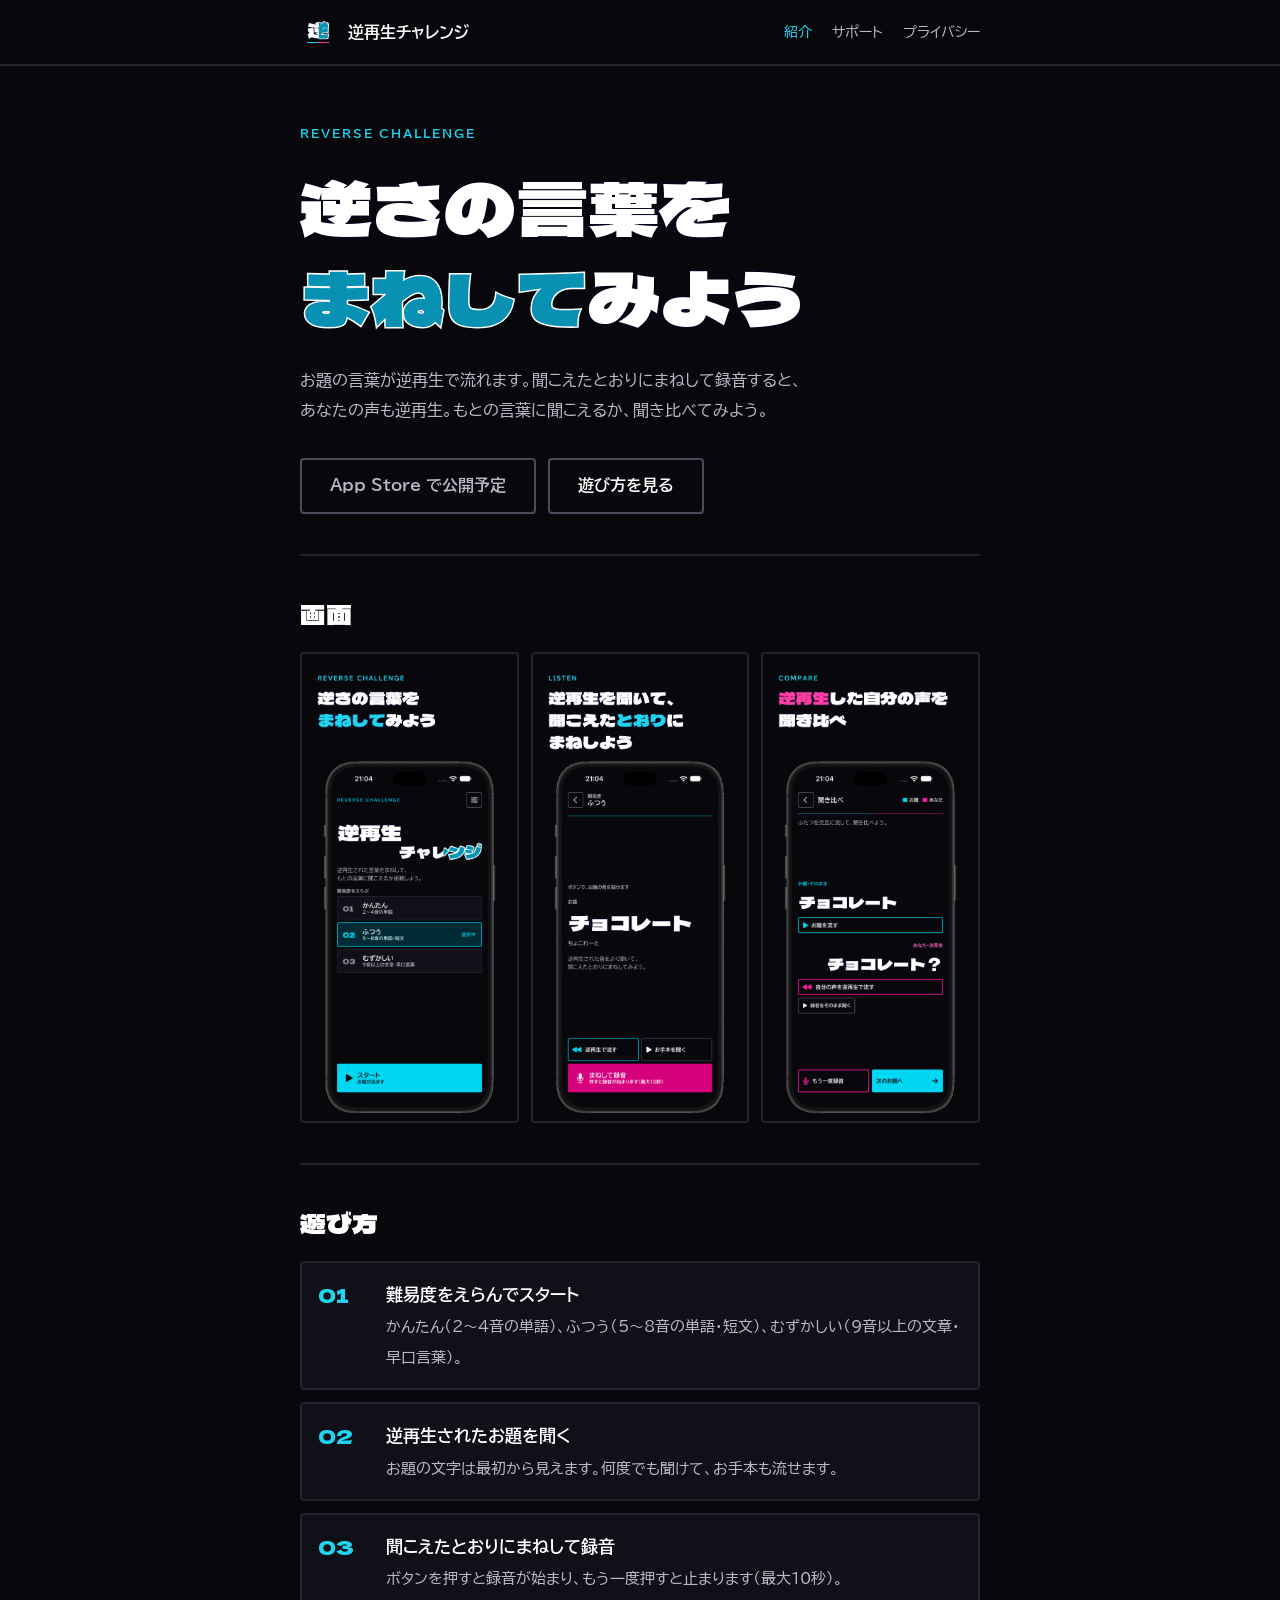
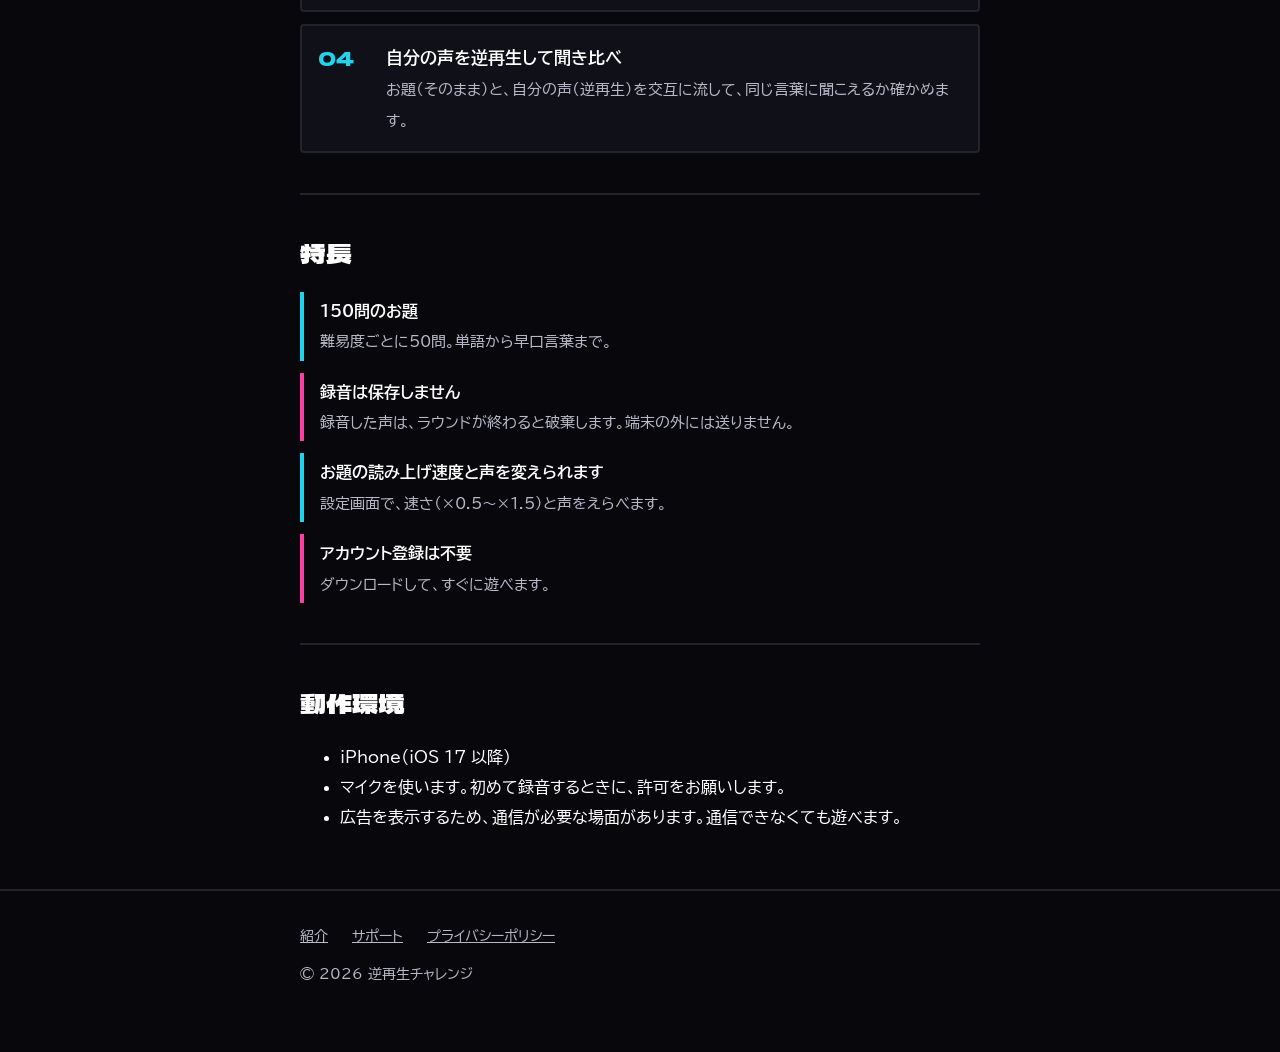
<file: index.html>
<!doctype html>
<html lang="ja">
<head>
<meta charset="utf-8">
<meta name="viewport" content="width=device-width, initial-scale=1">
<meta name="color-scheme" content="dark">
<meta name="theme-color" content="#07070c">
<link rel="icon" href="assets/icon.png">
<link rel="apple-touch-icon" href="assets/icon.png">
<link rel="preconnect" href="https://fonts.googleapis.com">
<link rel="preconnect" href="https://fonts.gstatic.com" crossorigin>
<link href="https://fonts.googleapis.com/css2?family=BIZ+UDPGothic:wght@400;700&family=Dela+Gothic+One&display=swap" rel="stylesheet">
<link rel="stylesheet" href="style.css">
<title>逆再生チャレンジ｜逆さの言葉をまねして聞き比べるアプリ</title>
<meta name="description" content="逆再生された言葉をまねして録音し、自分の声を逆再生して聞き比べる iPhone アプリ。">
<meta property="og:title" content="逆再生チャレンジ">
<meta property="og:description" content="逆再生された言葉をまねして、もとの言葉に聞こえるか挑戦しよう。">
<meta property="og:image" content="assets/icon.png">
</head>
<body>
<header class="site-header">
  <div class="wrap">
    <a class="brand" href="./"><img src="assets/icon.png" alt="" width="36" height="36"><span>逆再生チャレンジ</span></a>
    <nav class="site-nav" aria-label="メニュー">
      <a href="./" aria-current="page">紹介</a>
      <a href="support.html" >サポート</a>
      <a href="privacy.html" >プライバシー</a>
    </nav>
  </div>
</header>
<main>
  <div class="wrap">
    <div class="hero">
      <p class="micro">REVERSE CHALLENGE</p>
      <h1 class="telop">逆さの言葉を<br><span class="cue">まねして</span>みよう</h1>
      <p class="lead">お題の言葉が逆再生で流れます。聞こえたとおりにまねして録音すると、あなたの声も逆再生。もとの言葉に聞こえるか、聞き比べてみよう。</p>
      <div class="badges">
        <a class="btn" href="#" aria-disabled="true">App Store で公開予定</a>
        <a class="btn ghost" href="#how">遊び方を見る</a>
      </div>
    </div>

    <section aria-labelledby="shots">
      <h2 id="shots">画面</h2>
      <ul class="shots">
        <li><img src="assets/screenshot-1.png" alt="ホーム画面。難易度を3つから選んでスタートする" loading="lazy" width="1206" height="2622"></li>
        <li><img src="assets/screenshot-2.png" alt="お題を聞く画面。お題の「チョコレート」が表示され、逆再生で流すボタンと録音ボタンがある" loading="lazy" width="1206" height="2622"></li>
        <li><img src="assets/screenshot-3.png" alt="聞き比べ画面。お題と自分の声の逆再生を交互に流せる" loading="lazy" width="1206" height="2622"></li>
      </ul>
    </section>

    <section id="how" aria-labelledby="how-h">
      <h2 id="how-h">遊び方</h2>
      <ol class="steps">
        <li><div><strong>難易度をえらんでスタート</strong><span>かんたん（2〜4音の単語）、ふつう（5〜8音の単語・短文）、むずかしい（9音以上の文章・早口言葉）。</span></div></li>
        <li><div><strong>逆再生されたお題を聞く</strong><span>お題の文字は最初から見えます。何度でも聞けて、お手本も流せます。</span></div></li>
        <li><div><strong>聞こえたとおりにまねして録音</strong><span>ボタンを押すと録音が始まり、もう一度押すと止まります（最大10秒）。</span></div></li>
        <li><div><strong>自分の声を逆再生して聞き比べ</strong><span>お題（そのまま）と、自分の声（逆再生）を交互に流して、同じ言葉に聞こえるか確かめます。</span></div></li>
      </ol>
    </section>

    <section aria-labelledby="pt">
      <h2 id="pt">特長</h2>
      <ul class="points">
        <li><b>150問のお題</b><span>難易度ごとに50問。単語から早口言葉まで。</span></li>
        <li class="you"><b>録音は保存しません</b><span>録音した声は、ラウンドが終わると破棄します。端末の外には送りません。</span></li>
        <li><b>お題の読み上げ速度と声を変えられます</b><span>設定画面で、速さ（×0.5〜×1.5）と声をえらべます。</span></li>
        <li class="you"><b>アカウント登録は不要</b><span>ダウンロードして、すぐに遊べます。</span></li>
      </ul>
    </section>

    <section aria-labelledby="need">
      <h2 id="need">動作環境</h2>
      <ul>
        <li>iPhone（iOS 17 以降）</li>
        <li>マイクを使います。初めて録音するときに、許可をお願いします。</li>
        <li>広告を表示するため、通信が必要な場面があります。通信できなくても遊べます。</li>
      </ul>
    </section>
  </div>
</main>
<footer>
  <div class="wrap">
    <div class="links"><a href="./">紹介</a><a href="support.html">サポート</a><a href="privacy.html">プライバシーポリシー</a></div>
    <p>© 2026 逆再生チャレンジ</p>
  </div>
</footer>
</body>
</html>
</file>
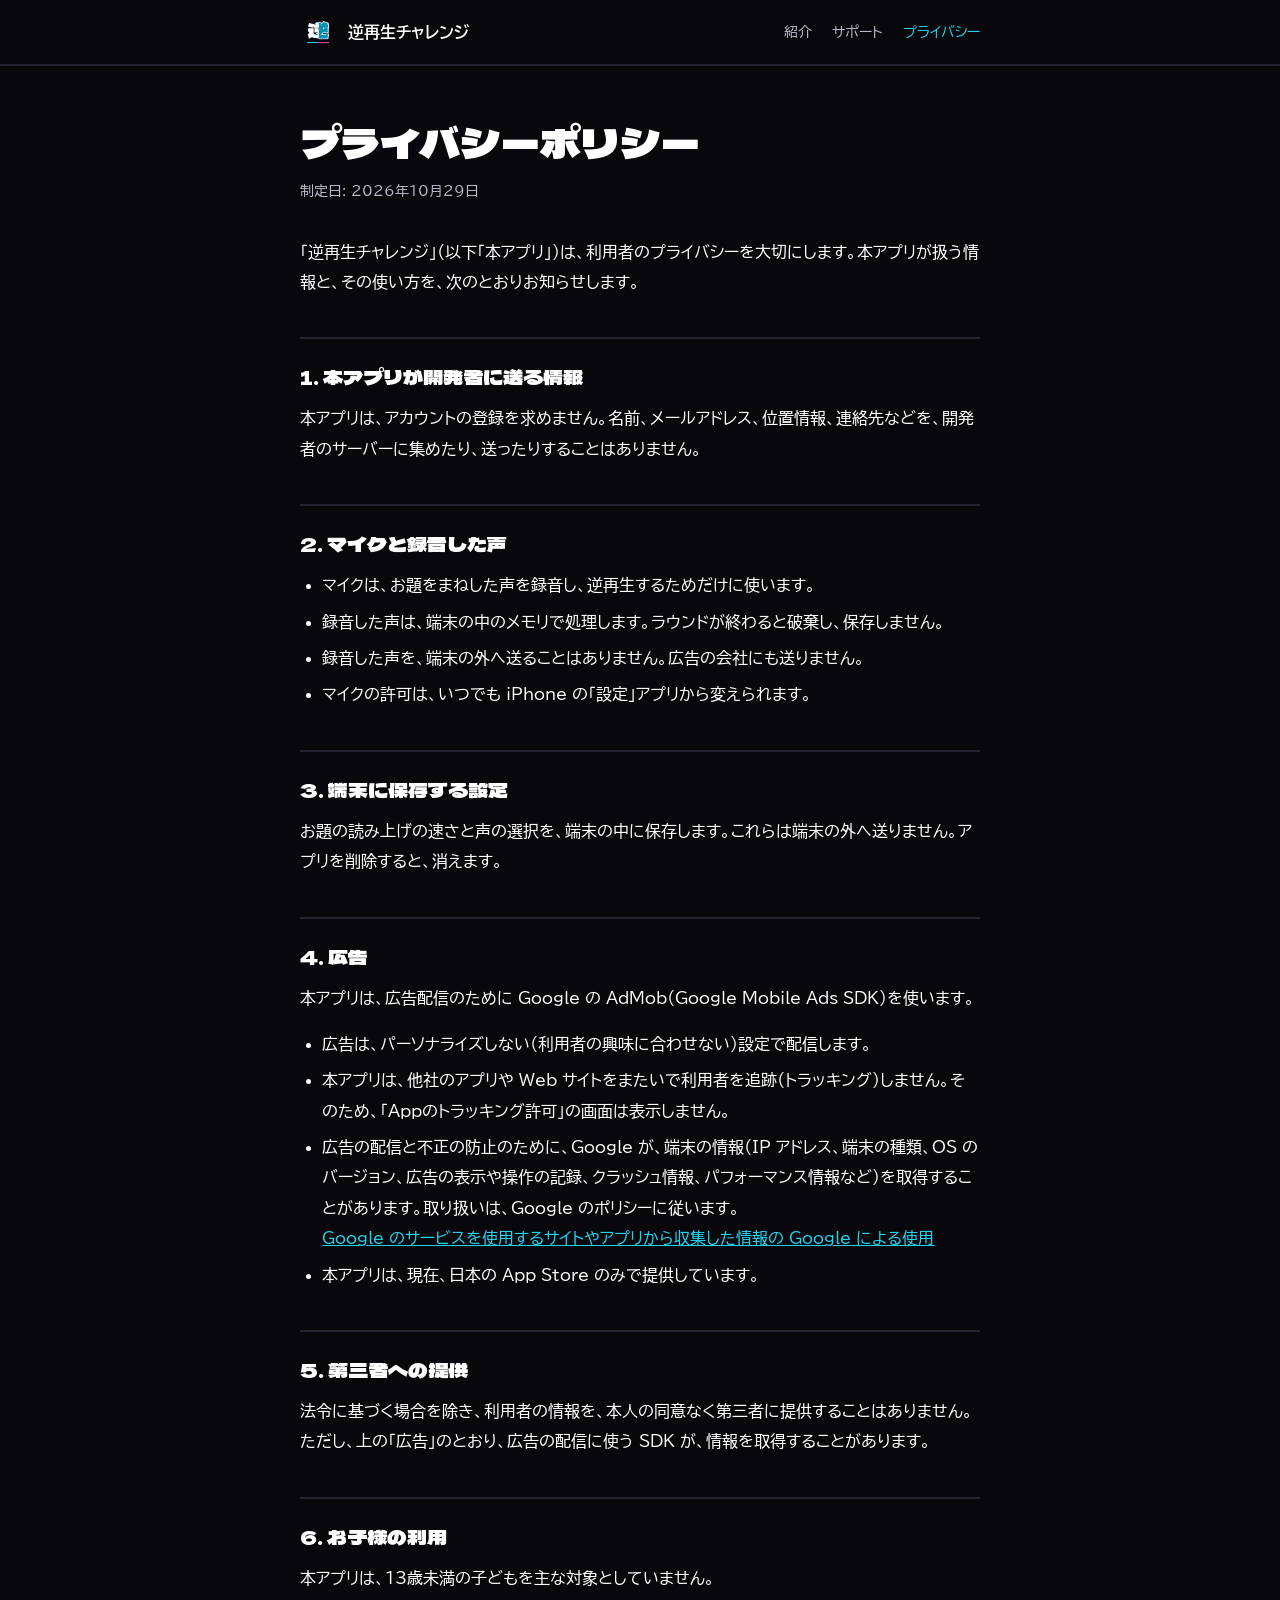
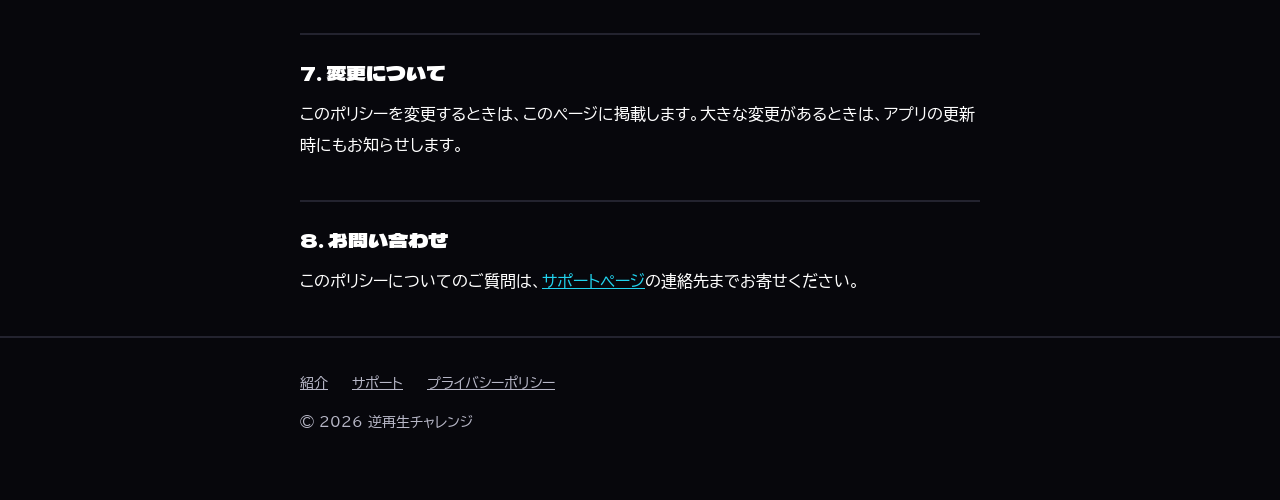
<file: privacy.html>
<!doctype html>
<html lang="ja">
<head>
<meta charset="utf-8">
<meta name="viewport" content="width=device-width, initial-scale=1">
<meta name="color-scheme" content="dark">
<meta name="theme-color" content="#07070c">
<link rel="icon" href="assets/icon.png">
<link rel="apple-touch-icon" href="assets/icon.png">
<link rel="preconnect" href="https://fonts.googleapis.com">
<link rel="preconnect" href="https://fonts.gstatic.com" crossorigin>
<link href="https://fonts.googleapis.com/css2?family=BIZ+UDPGothic:wght@400;700&family=Dela+Gothic+One&display=swap" rel="stylesheet">
<link rel="stylesheet" href="style.css">
<title>プライバシーポリシー｜逆再生チャレンジ</title>
<meta name="description" content="逆再生チャレンジのプライバシーポリシー。">
</head>
<body>
<header class="site-header">
  <div class="wrap">
    <a class="brand" href="./"><img src="assets/icon.png" alt="" width="36" height="36"><span>逆再生チャレンジ</span></a>
    <nav class="site-nav" aria-label="メニュー">
      <a href="./" >紹介</a>
      <a href="support.html" >サポート</a>
      <a href="privacy.html" aria-current="page">プライバシー</a>
    </nav>
  </div>
</header>
<main>
  <div class="wrap page">
    <h1>プライバシーポリシー</h1>
    <p class="meta">制定日: 2026年10月29日</p>

    <p>「逆再生チャレンジ」（以下「本アプリ」）は、利用者のプライバシーを大切にします。本アプリが扱う情報と、その使い方を、次のとおりお知らせします。</p>

    <h2>1. 本アプリが開発者に送る情報</h2>
    <p>本アプリは、アカウントの登録を求めません。名前、メールアドレス、位置情報、連絡先などを、開発者のサーバーに集めたり、送ったりすることはありません。</p>

    <h2>2. マイクと録音した声</h2>
    <ul>
      <li>マイクは、お題をまねした声を録音し、逆再生するためだけに使います。</li>
      <li>録音した声は、端末の中のメモリで処理します。ラウンドが終わると破棄し、保存しません。</li>
      <li>録音した声を、端末の外へ送ることはありません。広告の会社にも送りません。</li>
      <li>マイクの許可は、いつでも iPhone の「設定」アプリから変えられます。</li>
    </ul>

    <h2>3. 端末に保存する設定</h2>
    <p>お題の読み上げの速さと声の選択を、端末の中に保存します。これらは端末の外へ送りません。アプリを削除すると、消えます。</p>

    <h2>4. 広告</h2>
    <p>本アプリは、広告配信のために Google の AdMob（Google Mobile Ads SDK）を使います。</p>
    <ul>
      <li>広告は、パーソナライズしない（利用者の興味に合わせない）設定で配信します。</li>
      <li>本アプリは、他社のアプリや Web サイトをまたいで利用者を追跡（トラッキング）しません。そのため、「Appのトラッキング許可」の画面は表示しません。</li>
      <li>広告の配信と不正の防止のために、Google が、端末の情報（IP アドレス、端末の種類、OS のバージョン、広告の表示や操作の記録、クラッシュ情報、パフォーマンス情報など）を取得することがあります。取り扱いは、Google のポリシーに従います。
        <br><a href="https://policies.google.com/technologies/partner-sites" rel="noopener">Google のサービスを使用するサイトやアプリから収集した情報の Google による使用</a></li>
      <li>本アプリは、現在、日本の App Store のみで提供しています。</li>
    </ul>

    <h2>5. 第三者への提供</h2>
    <p>法令に基づく場合を除き、利用者の情報を、本人の同意なく第三者に提供することはありません。ただし、上の「広告」のとおり、広告の配信に使う SDK が、情報を取得することがあります。</p>

    <h2>6. お子様の利用</h2>
    <p>本アプリは、13歳未満の子どもを主な対象としていません。</p>

    <h2>7. 変更について</h2>
    <p>このポリシーを変更するときは、このページに掲載します。大きな変更があるときは、アプリの更新時にもお知らせします。</p>

    <h2>8. お問い合わせ</h2>
    <p>このポリシーについてのご質問は、<a href="support.html">サポートページ</a>の連絡先までお寄せください。</p>
  </div>
</main>
<footer>
  <div class="wrap">
    <div class="links"><a href="./">紹介</a><a href="support.html">サポート</a><a href="privacy.html">プライバシーポリシー</a></div>
    <p>© 2026 逆再生チャレンジ</p>
  </div>
</footer>
</body>
</html>
</file>
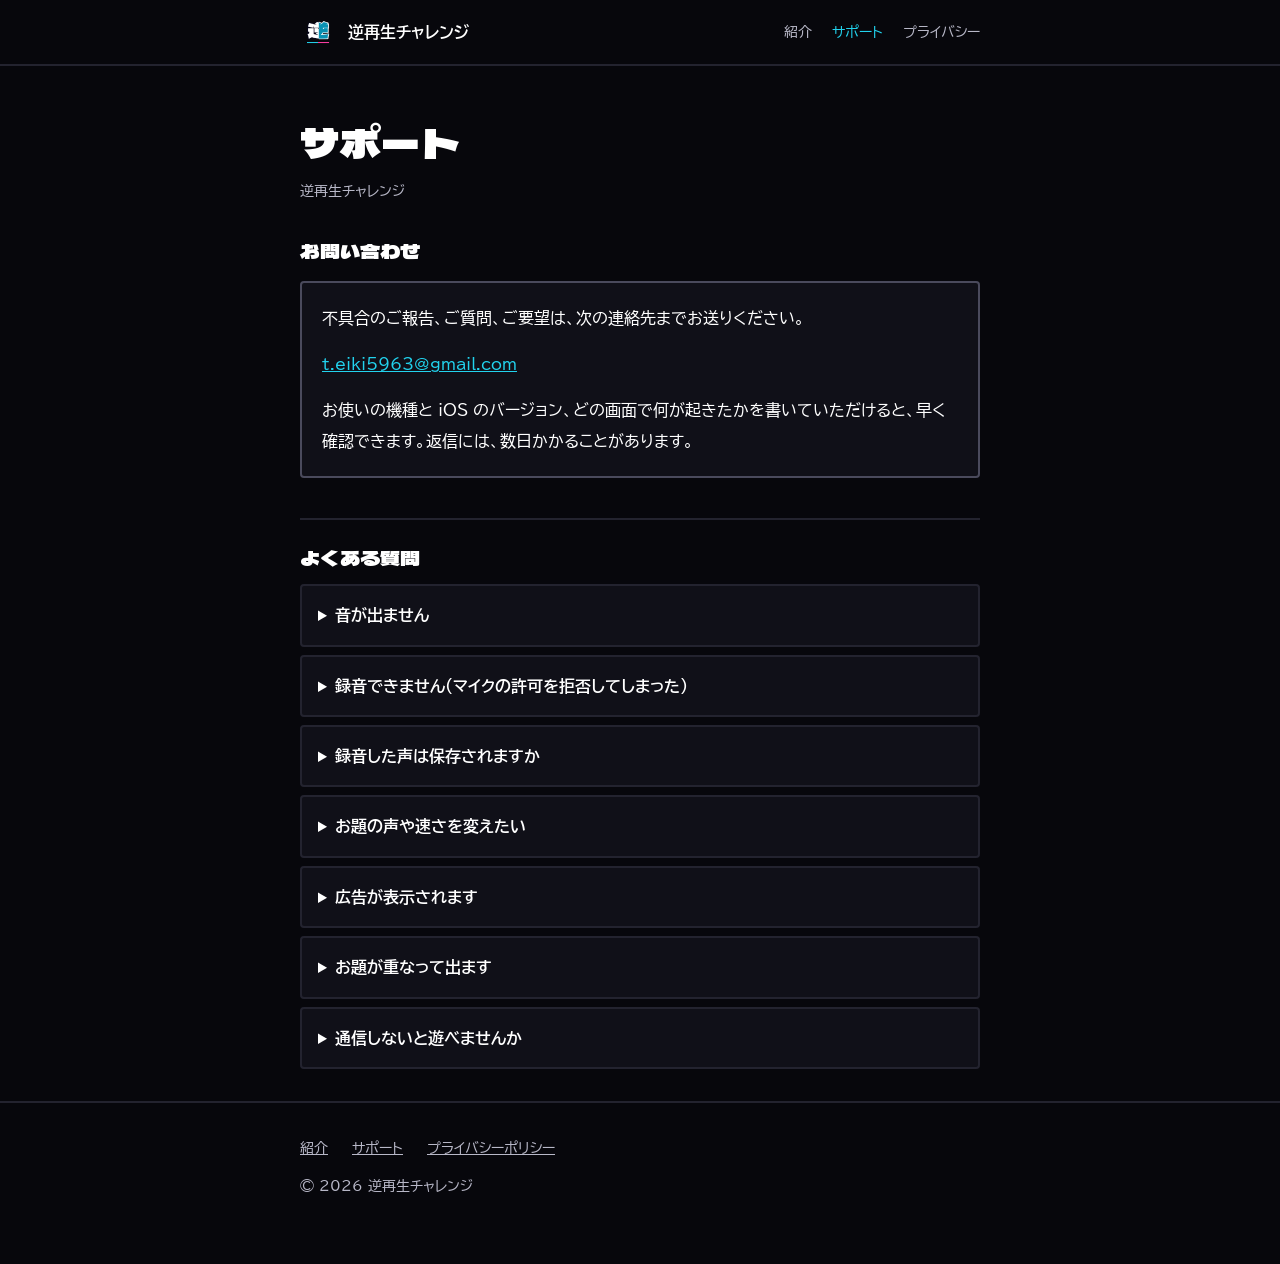
<file: support.html>
<!doctype html>
<html lang="ja">
<head>
<meta charset="utf-8">
<meta name="viewport" content="width=device-width, initial-scale=1">
<meta name="color-scheme" content="dark">
<meta name="theme-color" content="#07070c">
<link rel="icon" href="assets/icon.png">
<link rel="apple-touch-icon" href="assets/icon.png">
<link rel="preconnect" href="https://fonts.googleapis.com">
<link rel="preconnect" href="https://fonts.gstatic.com" crossorigin>
<link href="https://fonts.googleapis.com/css2?family=BIZ+UDPGothic:wght@400;700&family=Dela+Gothic+One&display=swap" rel="stylesheet">
<link rel="stylesheet" href="style.css">
<title>サポート｜逆再生チャレンジ</title>
<meta name="description" content="逆再生チャレンジのサポートページ。よくある質問と、お問い合わせ先。">
</head>
<body>
<header class="site-header">
  <div class="wrap">
    <a class="brand" href="./"><img src="assets/icon.png" alt="" width="36" height="36"><span>逆再生チャレンジ</span></a>
    <nav class="site-nav" aria-label="メニュー">
      <a href="./" >紹介</a>
      <a href="support.html" aria-current="page">サポート</a>
      <a href="privacy.html" >プライバシー</a>
    </nav>
  </div>
</header>
<main>
  <div class="wrap page">
    <h1>サポート</h1>
    <p class="meta">逆再生チャレンジ</p>

    <h2 style="border-top:0;padding-top:0;margin-top:0">お問い合わせ</h2>
    <div class="contact">
      <p>不具合のご報告、ご質問、ご要望は、次の連絡先までお送りください。</p>
      <p><a href="mailto:t.eiki5963@gmail.com">t.eiki5963@gmail.com</a></p>
      <p>お使いの機種と iOS のバージョン、どの画面で何が起きたかを書いていただけると、早く確認できます。返信には、数日かかることがあります。</p>
    </div>

    <h2>よくある質問</h2>

    <details>
      <summary>音が出ません</summary>
      <p>iPhone の音量と、消音（サイレント）スイッチを確認してください。イヤホンや Bluetooth の機器をつないでいる場合は、つなぎ直すか、外して試してください。アプリを一度終了して、開き直すと直ることもあります。</p>
    </details>
    <details>
      <summary>録音できません（マイクの許可を拒否してしまった）</summary>
      <p>iPhone の「設定」アプリを開き、「逆再生チャレンジ」→「マイク」をオンにしてください。アプリの設定画面からも、マイクの許可の状態を確認できます。</p>
    </details>
    <details>
      <summary>録音した声は保存されますか</summary>
      <p>いいえ。録音した声は、ラウンドが終わると破棄します。端末の外には送りません。詳しくは<a href="privacy.html">プライバシーポリシー</a>をご覧ください。</p>
    </details>
    <details>
      <summary>お題の声や速さを変えたい</summary>
      <p>ホーム画面の右上の設定ボタンから、お題の読み上げの速さ（×0.5〜×1.5）と声を選べます。</p>
    </details>
    <details>
      <summary>広告が表示されます</summary>
      <p>画面の上のバナー広告と、数問ごとの全画面の広告を表示します。広告は、あなたの興味に合わせない（パーソナライズしない）設定で配信しています。</p>
    </details>
    <details>
      <summary>お題が重なって出ます</summary>
      <p>同じ難易度では、直近10問と重ならないように出題しています。お題は難易度ごとに50問なので、遊び続けると、同じお題がまた出ることがあります。</p>
    </details>
    <details>
      <summary>通信しないと遊べませんか</summary>
      <p>通信しなくても遊べます。広告の表示にだけ通信を使います。</p>
    </details>
  </div>
</main>
<footer>
  <div class="wrap">
    <div class="links"><a href="./">紹介</a><a href="support.html">サポート</a><a href="privacy.html">プライバシーポリシー</a></div>
    <p>© 2026 逆再生チャレンジ</p>
  </div>
</footer>
</body>
</html>
</file>
<file: style.css>
:root {
  --stage000: #07070c;
  --stage100: #101018;
  --line100: #23232f;
  --line200: #4a4a5c;
  --ink: #ffffff;
  --ink-soft: #e4e4ee;
  --ink-muted: #b8b8c8;
  --cue: #22d3ee;
  --cue-deep: #0891b2;
  --you: #ff3ea5;
  --on-cue: #07070c;
  --display: "Dela Gothic One", "Hiragino Sans", sans-serif;
  --text: "BIZ UDPGothic", "Hiragino Sans", "Yu Gothic", sans-serif;
}

* { box-sizing: border-box; }

html { color-scheme: dark; }

body {
  margin: 0;
  background: var(--stage000);
  color: var(--ink);
  font-family: var(--text);
  font-size: 16px;
  line-height: 1.9;
  -webkit-text-size-adjust: 100%;
}

a { color: var(--cue); }
a:hover { color: var(--ink); }
a:focus-visible, button:focus-visible { outline: 3px solid var(--cue); outline-offset: 3px; }

.wrap { max-width: 720px; margin: 0 auto; padding: 0 20px; }

/* ヘッダー */
.site-header { border-bottom: 2px solid var(--line100); }
.site-header .wrap { display: flex; align-items: center; justify-content: space-between; min-height: 64px; gap: 16px; }
.brand { display: flex; align-items: center; gap: 12px; color: var(--ink); text-decoration: none; font-weight: 700; }
.brand img { width: 36px; height: 36px; border-radius: 8px; display: block; }
.site-nav { display: flex; gap: 20px; font-size: 14px; }
.site-nav a { color: var(--ink-muted); text-decoration: none; min-height: 44px; display: inline-flex; align-items: center; }
.site-nav a:hover, .site-nav a[aria-current="page"] { color: var(--cue); }

/* ヒーロー */
.hero { padding: 56px 0 40px; }
.micro { font-size: 12px; font-weight: 700; letter-spacing: 0.16em; color: var(--cue); margin: 0 0 16px; }
.telop {
  font-family: var(--display);
  font-weight: 400;
  line-height: 1.25;
  margin: 0;
  color: var(--ink);
  -webkit-text-stroke: 3px #05051a;
  paint-order: stroke fill;
}
.hero .telop { font-size: clamp(40px, 12vw, 72px); }
.hero .telop .cue { color: var(--cue-deep); -webkit-text-stroke-color: var(--ink); }
.lead { color: var(--ink-muted); margin: 24px 0 32px; max-width: 32em; }

.badges { display: flex; flex-wrap: wrap; gap: 12px; align-items: center; }
.btn {
  display: inline-flex; align-items: center; justify-content: center;
  min-height: 56px; padding: 0 28px; border-radius: 4px;
  background: var(--cue); color: var(--on-cue);
  font-weight: 700; text-decoration: none; border: 2px solid var(--cue);
}
.btn[aria-disabled="true"] { background: var(--stage000); color: var(--ink-muted); border-color: var(--line200); cursor: default; }
.btn.ghost { background: transparent; color: var(--ink); border-color: var(--line200); }
.btn.ghost:hover { border-color: var(--cue); color: var(--cue); }

/* セクション */
section { padding: 40px 0; border-top: 2px solid var(--line100); }
h2 { font-family: var(--display); font-weight: 400; font-size: 26px; line-height: 1.4; margin: 0 0 20px; }
h3 { font-size: 18px; margin: 32px 0 8px; }
p { margin: 0 0 16px; }

.steps { list-style: none; padding: 0; margin: 0; display: grid; gap: 12px; counter-reset: step; }
.steps li {
  counter-increment: step; display: grid; grid-template-columns: 56px 1fr; align-items: start; gap: 12px;
  background: var(--stage100); border: 2px solid var(--line100); border-radius: 4px; padding: 16px;
}
.steps li::before { content: "0" counter(step); font-family: var(--display); font-size: 20px; color: var(--cue); line-height: 1.6; }
.steps strong { display: block; font-size: 17px; }
.steps span { color: var(--ink-muted); font-size: 15px; }

.shots { display: grid; grid-template-columns: repeat(3, 1fr); gap: 12px; margin: 0; padding: 0; list-style: none; }
.shots img { width: 100%; height: auto; display: block; border-radius: 4px; border: 2px solid var(--line100); }
@media (max-width: 560px) {
  .shots { grid-template-columns: none; grid-auto-flow: column; grid-auto-columns: 72%; overflow-x: auto; scroll-snap-type: x mandatory; padding-bottom: 8px; }
  .shots li { scroll-snap-align: start; }
}

.points { display: grid; gap: 12px; padding: 0; margin: 0; list-style: none; }
.points li { border-left: 4px solid var(--cue); padding: 4px 0 4px 16px; }
.points li.you { border-left-color: var(--you); }
.points b { display: block; }
.points span { color: var(--ink-muted); font-size: 15px; }

/* サポート・プライバシー */
.page { padding-top: 48px; padding-bottom: 24px; }
.page h1 { font-family: var(--display); font-weight: 400; font-size: clamp(28px, 7vw, 40px); line-height: 1.4; margin: 0 0 8px; }
.meta { color: var(--ink-muted); font-size: 14px; margin-bottom: 32px; }
.page h2 { font-size: 20px; margin: 40px 0 12px; padding-top: 24px; border-top: 2px solid var(--line100); }
.page ul { padding-left: 1.4em; margin: 0 0 16px; }
.page li { margin-bottom: 6px; }
details { background: var(--stage100); border: 2px solid var(--line100); border-radius: 4px; padding: 0 16px; margin-bottom: 8px; }
summary { cursor: pointer; font-weight: 700; padding: 14px 0; min-height: 44px; }
details p { color: var(--ink-soft); }
.contact { background: var(--stage100); border: 2px solid var(--line200); border-radius: 4px; padding: 20px; margin: 16px 0; }
.contact p:last-child { margin-bottom: 0; }

footer { border-top: 2px solid var(--line100); padding: 32px 0 48px; color: var(--ink-muted); font-size: 14px; }
footer .links { display: flex; flex-wrap: wrap; gap: 8px 24px; margin-bottom: 12px; }
footer a { color: var(--ink-muted); }
footer a:hover { color: var(--cue); }

@media (prefers-reduced-motion: no-preference) { html { scroll-behavior: smooth; } }
</file>
